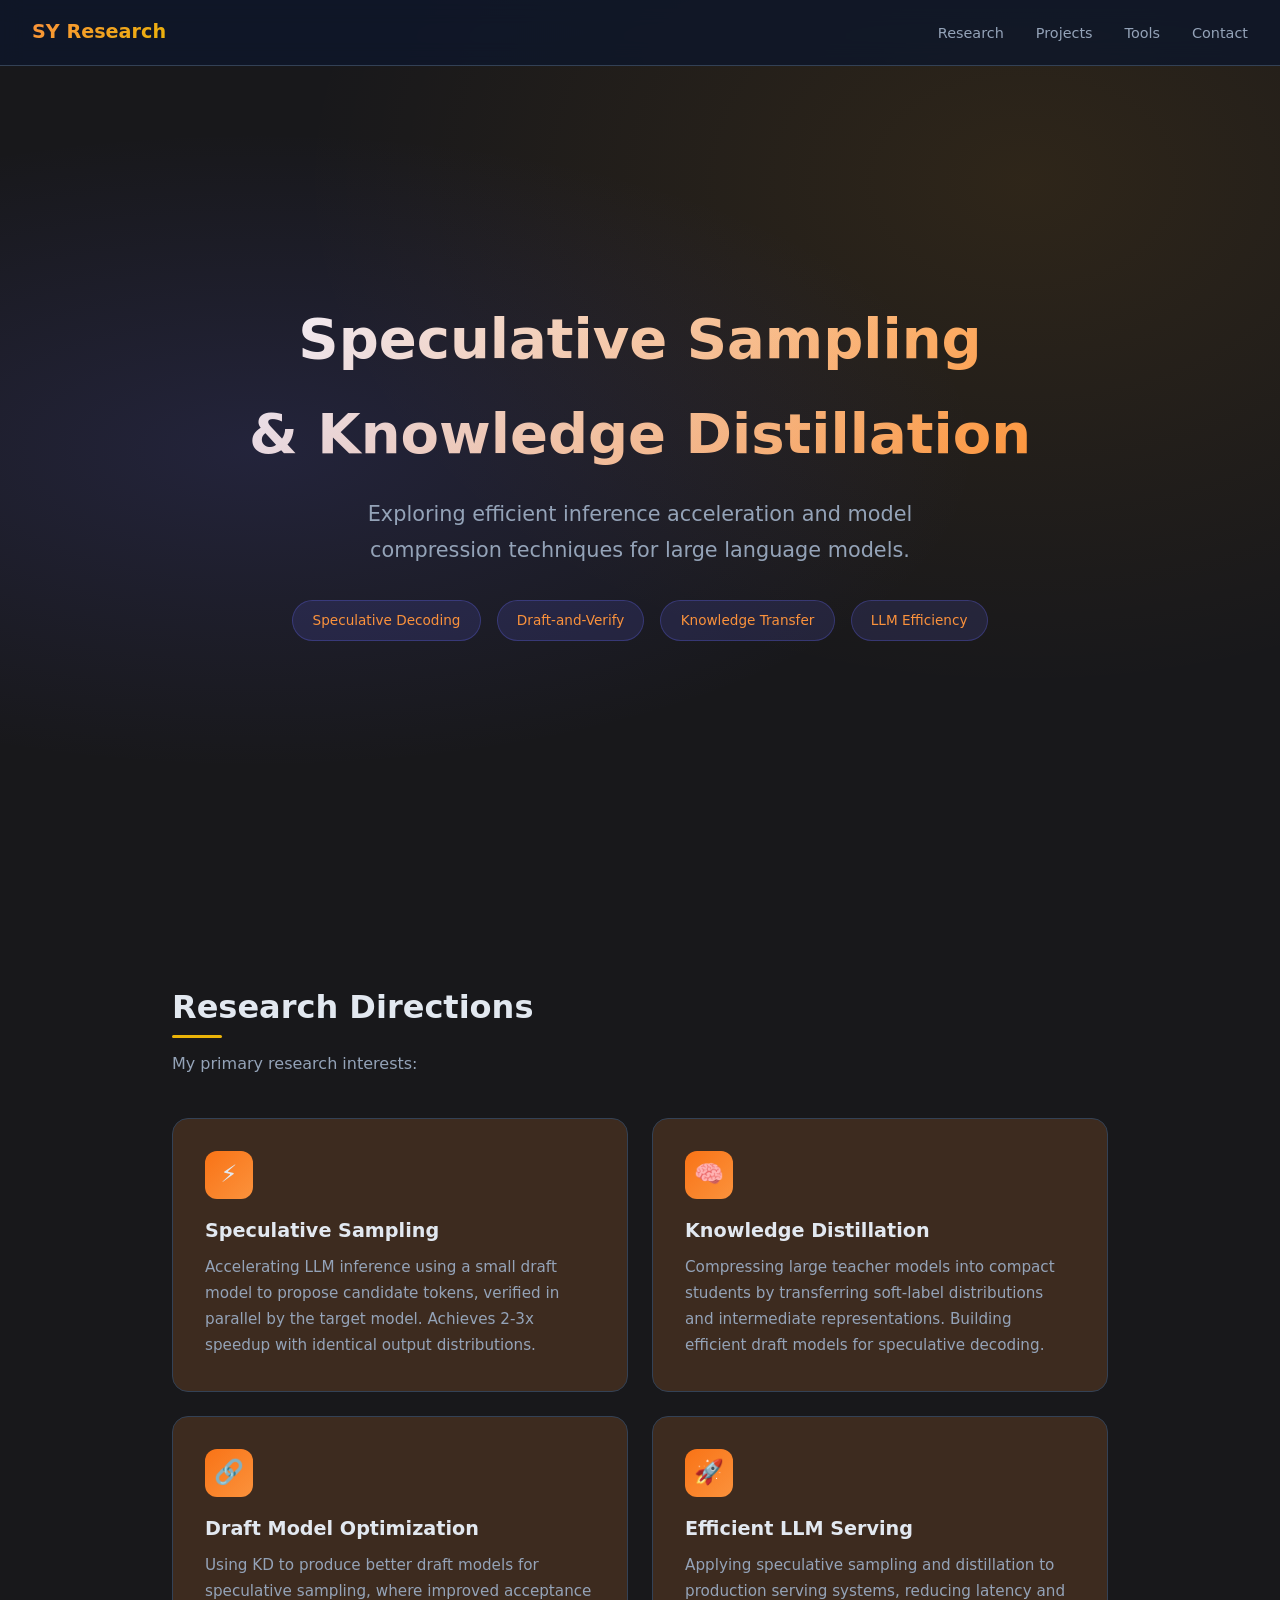
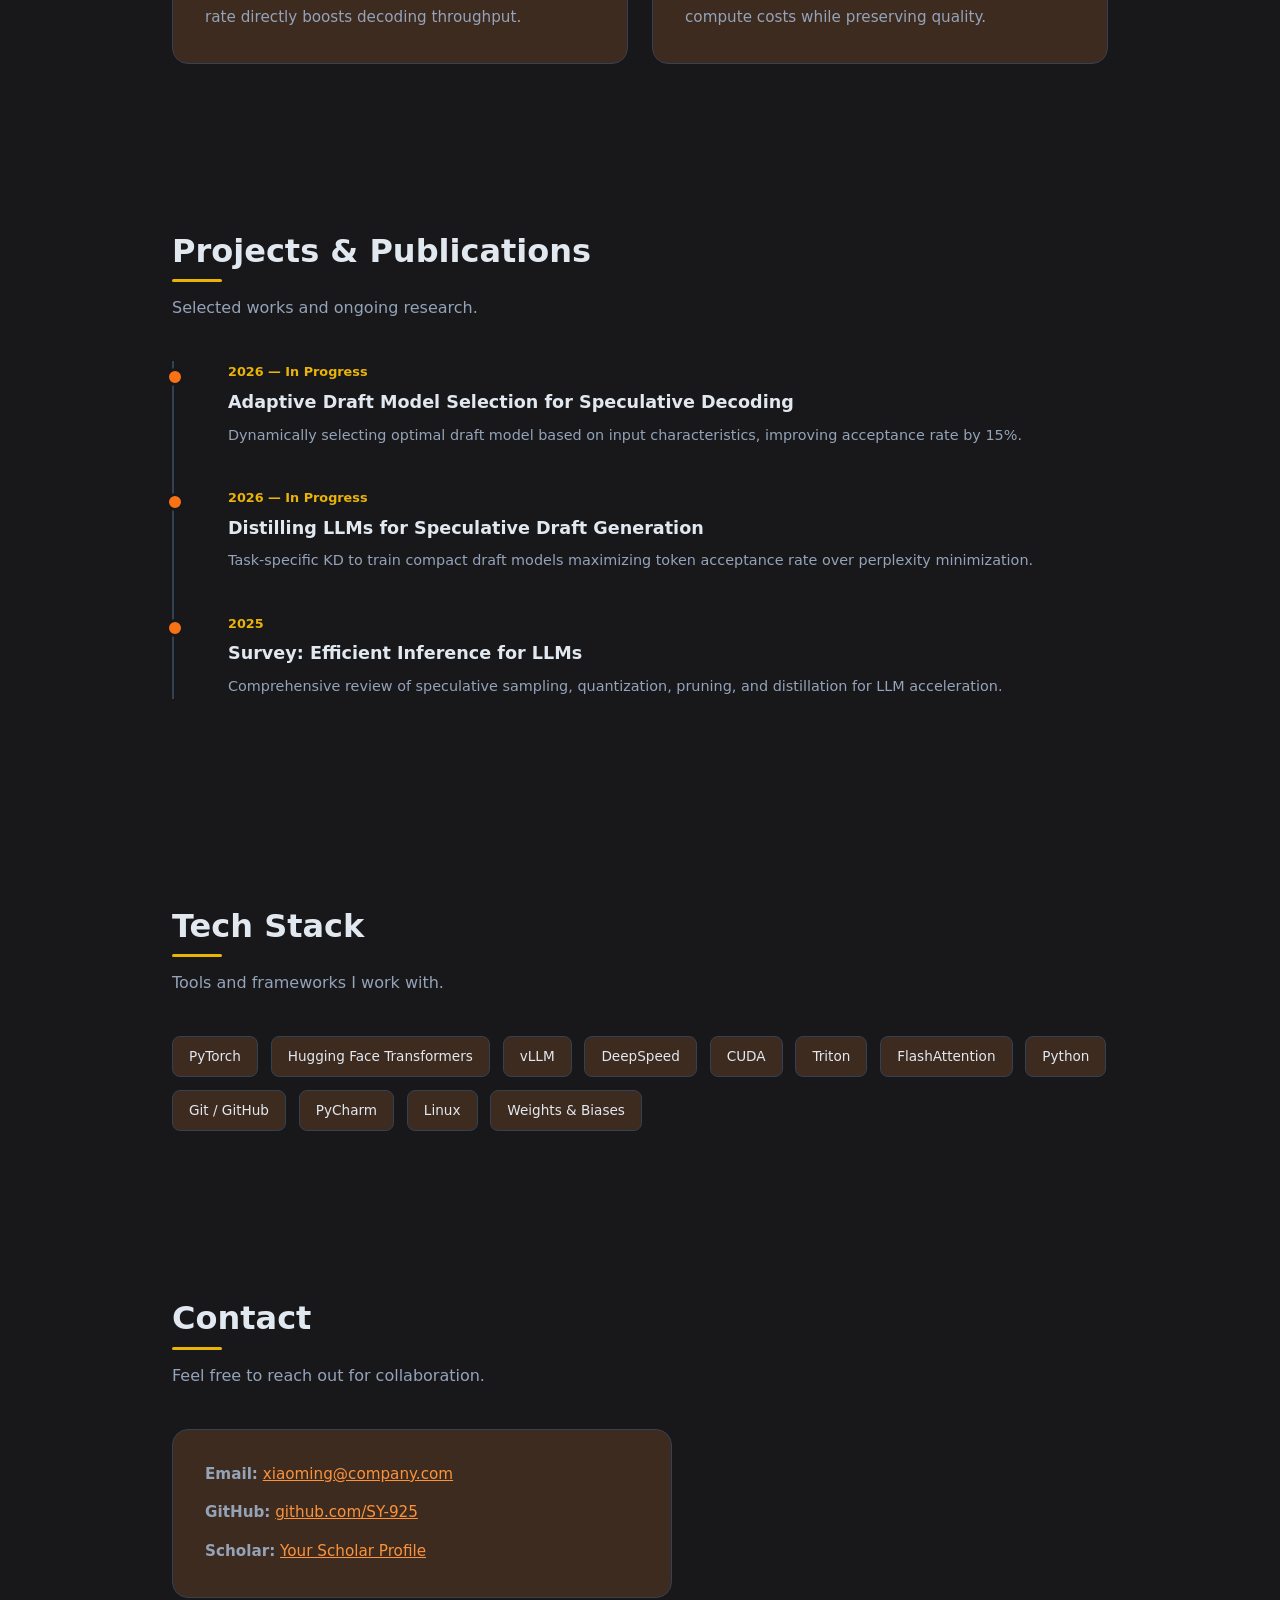
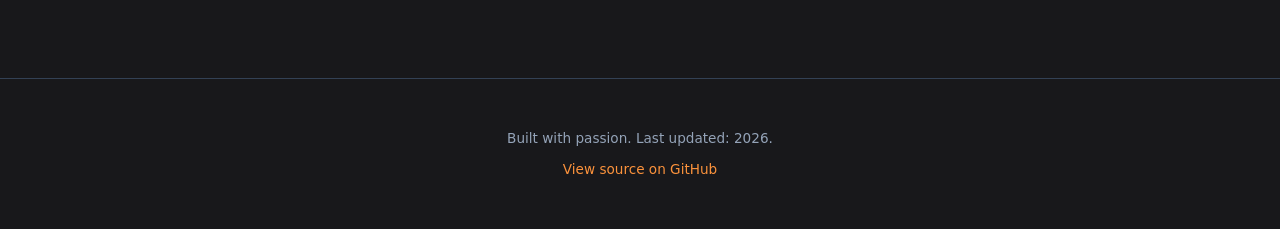
<file: index.html>
<!DOCTYPE html>
<html lang="zh-CN">
<head>
    <meta charset="UTF-8">
    <meta name="viewport" content="width=device-width, initial-scale=1.0">
    <title>Research Portfolio</title>
    <link rel="stylesheet" href="homepage.css">
</head>
<body>
<nav><div class="logo">SY Research</div><div class="nav-links"><a href="#research">Research</a><a href="#projects">Projects</a><a href="#tools">Tools</a><a href="#contact">Contact</a></div></nav>
<div class="hero">
    <h1>Speculative Sampling<br>&amp; Knowledge Distillation</h1>
    <p class="subtitle">Exploring efficient inference acceleration and model compression techniques for large language models.</p>
    <div class="tags"><span>Speculative Decoding</span><span>Draft-and-Verify</span><span>Knowledge Transfer</span><span>LLM Efficiency</span></div>
</div>
<section id="research"><h2>Research Directions</h2><p class="section-desc">My primary research interests:</p><div class="research-grid">
<div class="research-card fade-in"><div class="icon">&#9889;</div><h3>Speculative Sampling</h3><p>Accelerating LLM inference using a small draft model to propose candidate tokens, verified in parallel by the target model. Achieves 2-3x speedup with identical output distributions.</p></div>
<div class="research-card fade-in"><div class="icon">&#129504;</div><h3>Knowledge Distillation</h3><p>Compressing large teacher models into compact students by transferring soft-label distributions and intermediate representations. Building efficient draft models for speculative decoding.</p></div>
<div class="research-card fade-in"><div class="icon">&#128279;</div><h3>Draft Model Optimization</h3><p>Using KD to produce better draft models for speculative sampling, where improved acceptance rate directly boosts decoding throughput.</p></div>
<div class="research-card fade-in"><div class="icon">&#128640;</div><h3>Efficient LLM Serving</h3><p>Applying speculative sampling and distillation to production serving systems, reducing latency and compute costs while preserving quality.</p></div>
</div></section>
<section id="projects"><h2>Projects &amp; Publications</h2><p class="section-desc">Selected works and ongoing research.</p><div class="timeline">
<div class="timeline-item fade-in"><div class="date">2026 &mdash; In Progress</div><h3>Adaptive Draft Model Selection for Speculative Decoding</h3><p>Dynamically selecting optimal draft model based on input characteristics, improving acceptance rate by 15%.</p></div>
<div class="timeline-item fade-in"><div class="date">2026 &mdash; In Progress</div><h3>Distilling LLMs for Speculative Draft Generation</h3><p>Task-specific KD to train compact draft models maximizing token acceptance rate over perplexity minimization.</p></div>
<div class="timeline-item fade-in"><div class="date">2025</div><h3>Survey: Efficient Inference for LLMs</h3><p>Comprehensive review of speculative sampling, quantization, pruning, and distillation for LLM acceleration.</p></div>
</div></section>
<section id="tools"><h2>Tech Stack</h2><p class="section-desc">Tools and frameworks I work with.</p>
<div class="tech-stack"><span>PyTorch</span><span>Hugging Face Transformers</span><span>vLLM</span><span>DeepSpeed</span><span>CUDA</span><span>Triton</span><span>FlashAttention</span><span>Python</span><span>Git / GitHub</span><span>PyCharm</span><span>Linux</span><span>Weights &amp; Biases</span></div></section>
<section id="contact"><h2>Contact</h2><p class="section-desc">Feel free to reach out for collaboration.</p>
<div class="research-card fade-in" style="max-width:500px">
<p style="margin-bottom:0.8rem"><strong>Email:</strong> <a href="mailto:xiaoming@company.com" style="color:var(--primary-light)">xiaoming@company.com</a></p>
<p style="margin-bottom:0.8rem"><strong>GitHub:</strong> <a href="https://github.com/SY-925" style="color:var(--primary-light)">github.com/SY-925</a></p>
<p><strong>Scholar:</strong> <a href="#" style="color:var(--primary-light)">Your Scholar Profile</a></p>
</div></section>
<footer><p>Built with passion. Last updated: 2026.</p><p style="margin-top:0.5rem"><a href="https://github.com/SY-925/git-tutorial">View source on GitHub</a></p></footer>
<script>const o=new IntersectionObserver(e=>{e.forEach(e=>{e.isIntersecting&&e.target.classList.add("visible")})},{threshold:.1});document.querySelectorAll(".fade-in").forEach(e=>o.observe(e));</script>
</body></html>
</file>
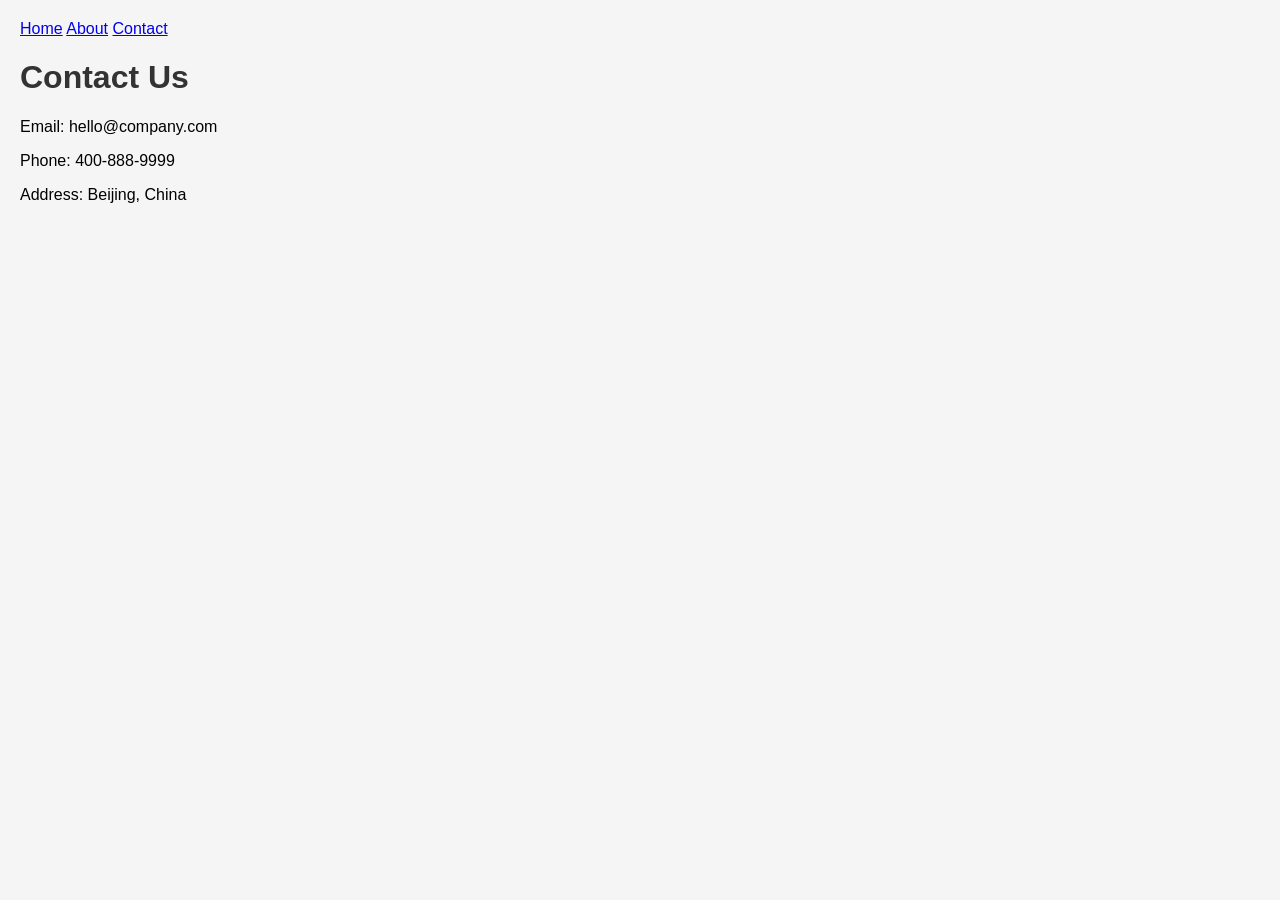
<file: contact.html>
<!DOCTYPE html>
<html>
<head>
    <title>Contact Us</title>
    <link rel="stylesheet" href="style.css">
</head>
<body>
    <nav>
        <a href="/">Home</a>
        <a href="/about">About</a>
        <a href="/contact">Contact</a>
    </nav>
    <h1>Contact Us</h1>
    <p>Email: hello@company.com</p>
    <p>Phone: 400-888-9999</p>
    <p>Address: Beijing, China</p>
</body>
</html>
</file>
<file: homepage.css>
/* ============================================
   THEME COLORS - Change these to retheme
   ============================================ */
:root {
    --primary: #f97316;
    --primary-light: #fb923c;
    --accent: #eab308;
    --bg: #18181b;
    --bg-card: #3d2b1f;
    --text: #e2e8f0;
    --text-muted: #94a3b8;
    --border: #334155;
}

/* ============================================
   BASE
   ============================================ */
* { margin: 0; padding: 0; box-sizing: border-box; }
body {
    font-family: "Segoe UI", "Microsoft YaHei", system-ui, sans-serif;
    background: var(--bg);
    color: var(--text);
    line-height: 1.7;
    overflow-x: hidden;
}

/* ============================================
   NAVBAR
   ============================================ */
nav {
    position: fixed; top: 0; width: 100%; z-index: 100;
    background: rgba(15,23,42,0.85);
    backdrop-filter: blur(12px);
    border-bottom: 1px solid var(--border);
    padding: 1rem 2rem;
    display: flex; justify-content: space-between; align-items: center;
}
nav .logo {
    font-size: 1.2rem; font-weight: 700;
    background: linear-gradient(135deg, var(--primary-light), var(--accent));
    -webkit-background-clip: text;
    -webkit-text-fill-color: transparent;
}
nav .nav-links a {
    color: var(--text-muted); text-decoration: none;
    margin-left: 2rem; font-size: 0.9rem;
    transition: color 0.3s;
}
nav .nav-links a:hover { color: var(--primary-light); }

/* ============================================
   HERO
   ============================================ */
.hero {
    min-height: 100vh;
    display: flex; flex-direction: column;
    justify-content: center; align-items: center;
    text-align: center;
    padding: 6rem 2rem 4rem;
    position: relative;
}
.hero::before {
    content: ""; position: absolute; inset: 0;
    background:
        radial-gradient(ellipse at 20% 50%, rgba(99,102,241,0.15) 0%, transparent 50%),
        radial-gradient(ellipse at 80% 20%, rgba(245,158,11,0.1) 0%, transparent 50%);
    pointer-events: none;
}
.hero h1 {
    font-size: 3.5rem; font-weight: 800;
    background: linear-gradient(135deg, #fff, var(--primary-light));
    -webkit-background-clip: text;
    -webkit-text-fill-color: transparent;
    margin-bottom: 1rem;
    animation: fadeInUp 0.8s ease-out;
}
.hero .subtitle {
    font-size: 1.3rem; color: var(--text-muted);
    max-width: 600px; margin-bottom: 2rem;
    animation: fadeInUp 0.8s ease-out 0.2s both;
}
.hero .tags {
    display: flex; gap: 1rem; flex-wrap: wrap;
    justify-content: center;
    animation: fadeInUp 0.8s ease-out 0.4s both;
}
.hero .tags span {
    background: rgba(99,102,241,0.15);
    border: 1px solid rgba(99,102,241,0.3);
    padding: 0.5rem 1.2rem; border-radius: 2rem;
    font-size: 0.85rem; color: var(--primary-light);
}

/* ============================================
   SECTIONS
   ============================================ */
section { max-width: 1000px; margin: 0 auto; padding: 5rem 2rem; }
section h2 {
    font-size: 2rem; margin-bottom: 0.5rem;
    position: relative; display: inline-block;
}
section h2::after {
    content: ""; position: absolute;
    bottom: -4px; left: 0; width: 50px; height: 3px;
    background: var(--accent); border-radius: 2px;
}
section .section-desc {
    color: var(--text-muted);
    margin-bottom: 2.5rem; margin-top: 0.5rem;
}

/* ============================================
   RESEARCH CARDS
   ============================================ */
.research-grid {
    display: grid;
    grid-template-columns: repeat(auto-fit, minmax(400px, 1fr));
    gap: 1.5rem;
}
.research-card {
    background: var(--bg-card);
    border: 1px solid var(--border);
    border-radius: 16px; padding: 2rem;
    transition: transform 0.3s, border-color 0.3s, box-shadow 0.3s;
}
.research-card:hover {
    transform: translateY(-4px);
    border-color: var(--primary);
    box-shadow: 0 8px 30px rgba(99,102,241,0.15);
}
.research-card .icon {
    width: 48px; height: 48px;
    background: linear-gradient(135deg, var(--primary), var(--primary-light));
    border-radius: 12px;
    display: flex; align-items: center; justify-content: center;
    font-size: 1.5rem; margin-bottom: 1rem;
}
.research-card h3 { font-size: 1.2rem; margin-bottom: 0.5rem; }
.research-card p { color: var(--text-muted); font-size: 0.95rem; }

/* ============================================
   TECH STACK
   ============================================ */
.tech-stack {
    display: flex; flex-wrap: wrap; gap: 0.8rem; margin-top: 1.5rem;
}
.tech-stack span {
    background: var(--bg-card);
    border: 1px solid var(--border);
    padding: 0.5rem 1rem; border-radius: 8px;
    font-size: 0.85rem; color: var(--text);
    transition: border-color 0.3s;
}
.tech-stack span:hover { border-color: var(--accent); }

/* ============================================
   TIMELINE
   ============================================ */
.timeline { position: relative; padding-left: 2rem; }
.timeline::before {
    content: ""; position: absolute;
    left: 0; top: 0; bottom: 0;
    width: 2px; background: var(--border);
}
.timeline-item {
    position: relative; margin-bottom: 2.5rem; padding-left: 1.5rem;
}
.timeline-item::before {
    content: ""; position: absolute;
    left: -2.35rem; top: 0.4rem;
    width: 12px; height: 12px;
    background: var(--primary); border-radius: 50%;
    border: 3px solid var(--bg);
}
.timeline-item .date {
    font-size: 0.8rem; color: var(--accent);
    font-weight: 600; margin-bottom: 0.3rem;
}
.timeline-item h3 { font-size: 1.1rem; margin-bottom: 0.3rem; }
.timeline-item p { color: var(--text-muted); font-size: 0.9rem; }

/* ============================================
   FOOTER
   ============================================ */
footer {
    text-align: center; padding: 3rem 2rem;
    border-top: 1px solid var(--border);
    color: var(--text-muted); font-size: 0.85rem;
}
footer a { color: var(--primary-light); text-decoration: none; }
footer a:hover { text-decoration: underline; }

/* ============================================
   ANIMATIONS
   ============================================ */
@keyframes fadeInUp {
    from { opacity: 0; transform: translateY(30px); }
    to { opacity: 1; transform: translateY(0); }
}
.fade-in {
    opacity: 0; transform: translateY(20px);
    transition: opacity 0.6s, transform 0.6s;
}
.fade-in.visible { opacity: 1; transform: translateY(0); }

/* ============================================
   RESPONSIVE
   ============================================ */
@media (max-width: 768px) {
    .hero h1 { font-size: 2.2rem; }
    .research-grid { grid-template-columns: 1fr; }
    nav .nav-links a { margin-left: 1rem; font-size: 0.8rem; }
}
</file>
<file: style.css>
body {
    font-family: Arial, sans-serif;
    margin: 0;
    padding: 20px;
    background-color: #f5f5f5;
}

h1 {
    color: #333;
}
</file>
